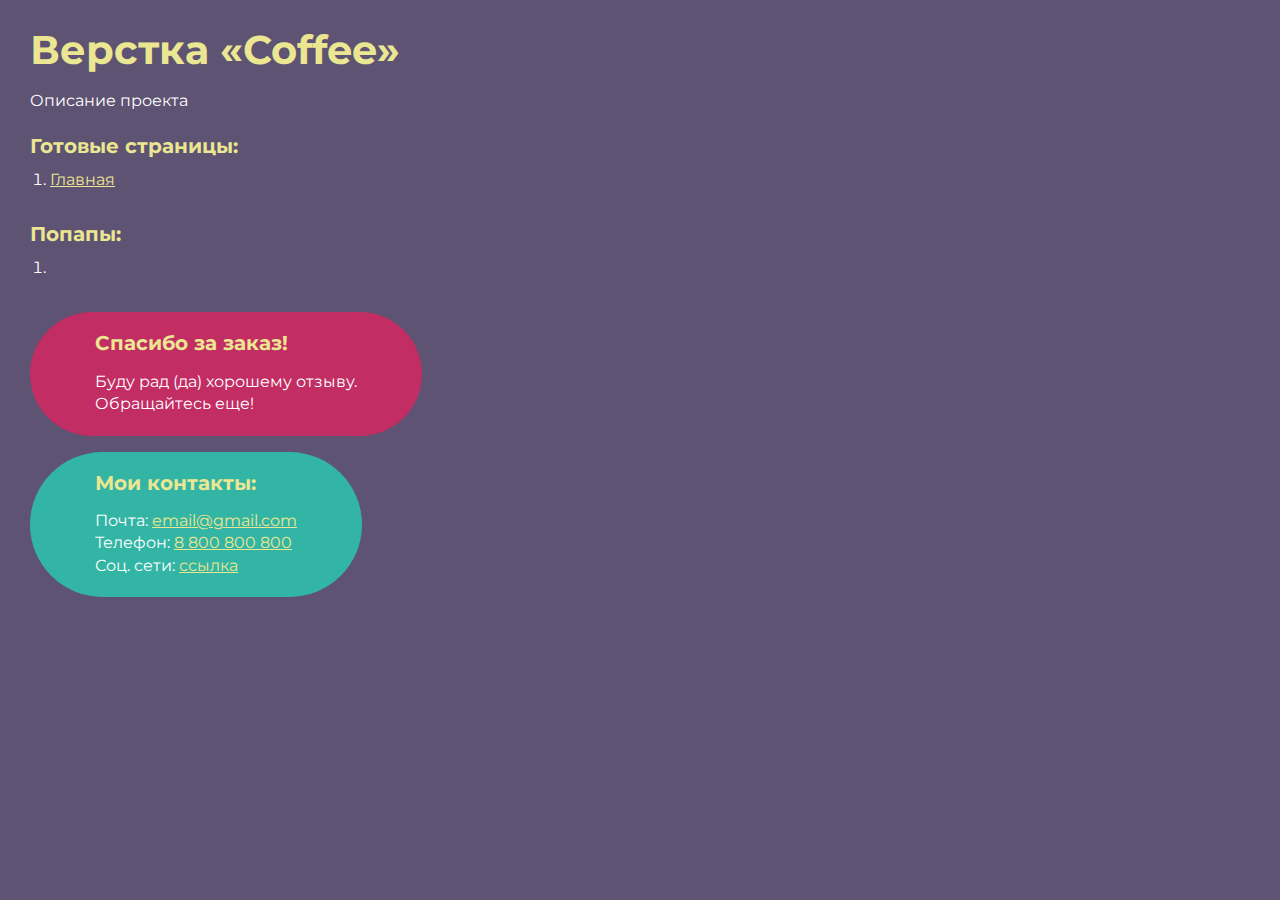
<file: index.html>
<!DOCTYPE html>
<html>

<head>
	<meta charset="UTF-8">
	<meta name="viewport" content="width=device-width, initial-scale=1.0">
	<title>Верстка «Coffee»</title>
</head>

<body>
	<div class="rootpage">
		<h1>Верстка «Coffee»</h1>
		<div class="rootpage__info">
			Описание проекта
		</div>
		<h2>Готовые страницы:</h2>
		<ol class="rootpage__list">
			<li><a target="_blank" href="home.html">Главная</a></li>
		</ol>
		<h2>Попапы:</h2>
		<ol class="rootpage__list">
			<li><a target="_blank" href="home.html#"></a></li>
		</ol>
		<div class="rootpage__tnx">
			<h2>Спасибо за заказ!</h2>
			<p>Буду рад (да) хорошему отзыву.</p>
			<p>Обращайтесь еще!</p>
		</div>
		<div class="rootpage__contacts">
			<h2>Мои контакты:</h2>
			<p>Почта: <a href="mailto:email@gmail.com">email@gmail.com</a></p>
			<p>Телефон: <a href="tel:8800800800">8 800 800 800</a></p>
			<p>Соц. сети: <a href="">ссылка</a></p>
		</div>
	</div>
</body>
<style>
	@charset "UTF-8";
	@import url("https://fonts.googleapis.com/css?family=Montserrat:regular,700&display=swap");

	*,
	*::before,
	*::after {
		padding: 0px;
		margin: 0px;
		border: 0px;
		box-sizing: border-box;
	}

	html,
	body {
		height: 100%;
		margin: 0;
		padding: 0;
		min-width: 320px;
		width: 100%;
		color: #fff;
		background-color: #5e5373;
	}

	body {
		font-family: Montserrat;
		font-size: 100%;
		line-height: 1;
		font-size: 1rem;
	}

	a {
		text-decoration: underline;
		color: #ebe691
	}

	a:visited {
		text-decoration: underline;
		color: #aaa768;
	}

	a:hover {
		text-decoration: none;
	}

	ul li {
		list-style: none;
	}

	img {
		vertical-align: top;
	}

	.wrapper {
		width: 100%;
		min-height: 100%;
		overflow: hidden;
	}

	.rootpage {
		padding: 30px;
		display: flex;
		flex-direction: column;
		align-items: flex-start;
	}

	@media (max-width: 767px) {
		.rootpage {
			padding: 30px 15px;
		}
	}

	h1 {
		color: #ebe691;
		font-size: 2.5rem;
		margin: 0px 0px 1.25rem 0px;
	}

	@media (max-width: 767px) {
		h1 {
			font-size: 1.85rem;
			margin: 0px 0px 1.25rem 0px;
		}
	}

	h2 {
		color: #ebe691;
		font-size: 1.25rem;
		margin: 0px 0px 1rem 0px;
	}

	@media (max-width: 767px) {
		h2 {
			font-size: 1.125rem;
			margin: 0px 0px 1rem 0px;
		}
	}

	.rootpage__info {
		line-height: 140%;
		margin: 0px 0px 1.5rem 0px;
	}

	.rootpage__list {
		margin: 0px 0px 2.25rem 1.25rem;
	}

	.rootpage__list li:not(:last-child) {
		margin: 0px 0px 15px 0px;
	}

	.rootpage__contacts,
	.rootpage__tnx {
		border-radius: 200px;
		padding: 20px 65px;
		line-height: 140%;
	}

	@media (max-width: 767px) {

		.rootpage__contacts,
		.rootpage__tnx {
			border-radius: 40px;
			padding: 20px;
		}
	}

	.rootpage__contacts {
		background: #32b5a4;

	}

	.rootpage__contacts a {
		color: #ebe691;
	}

	.rootpage__tnx {
		background: #c22d63;
		margin: 0px 0px 1rem 0px;
	}
</style>

</html>
</file>
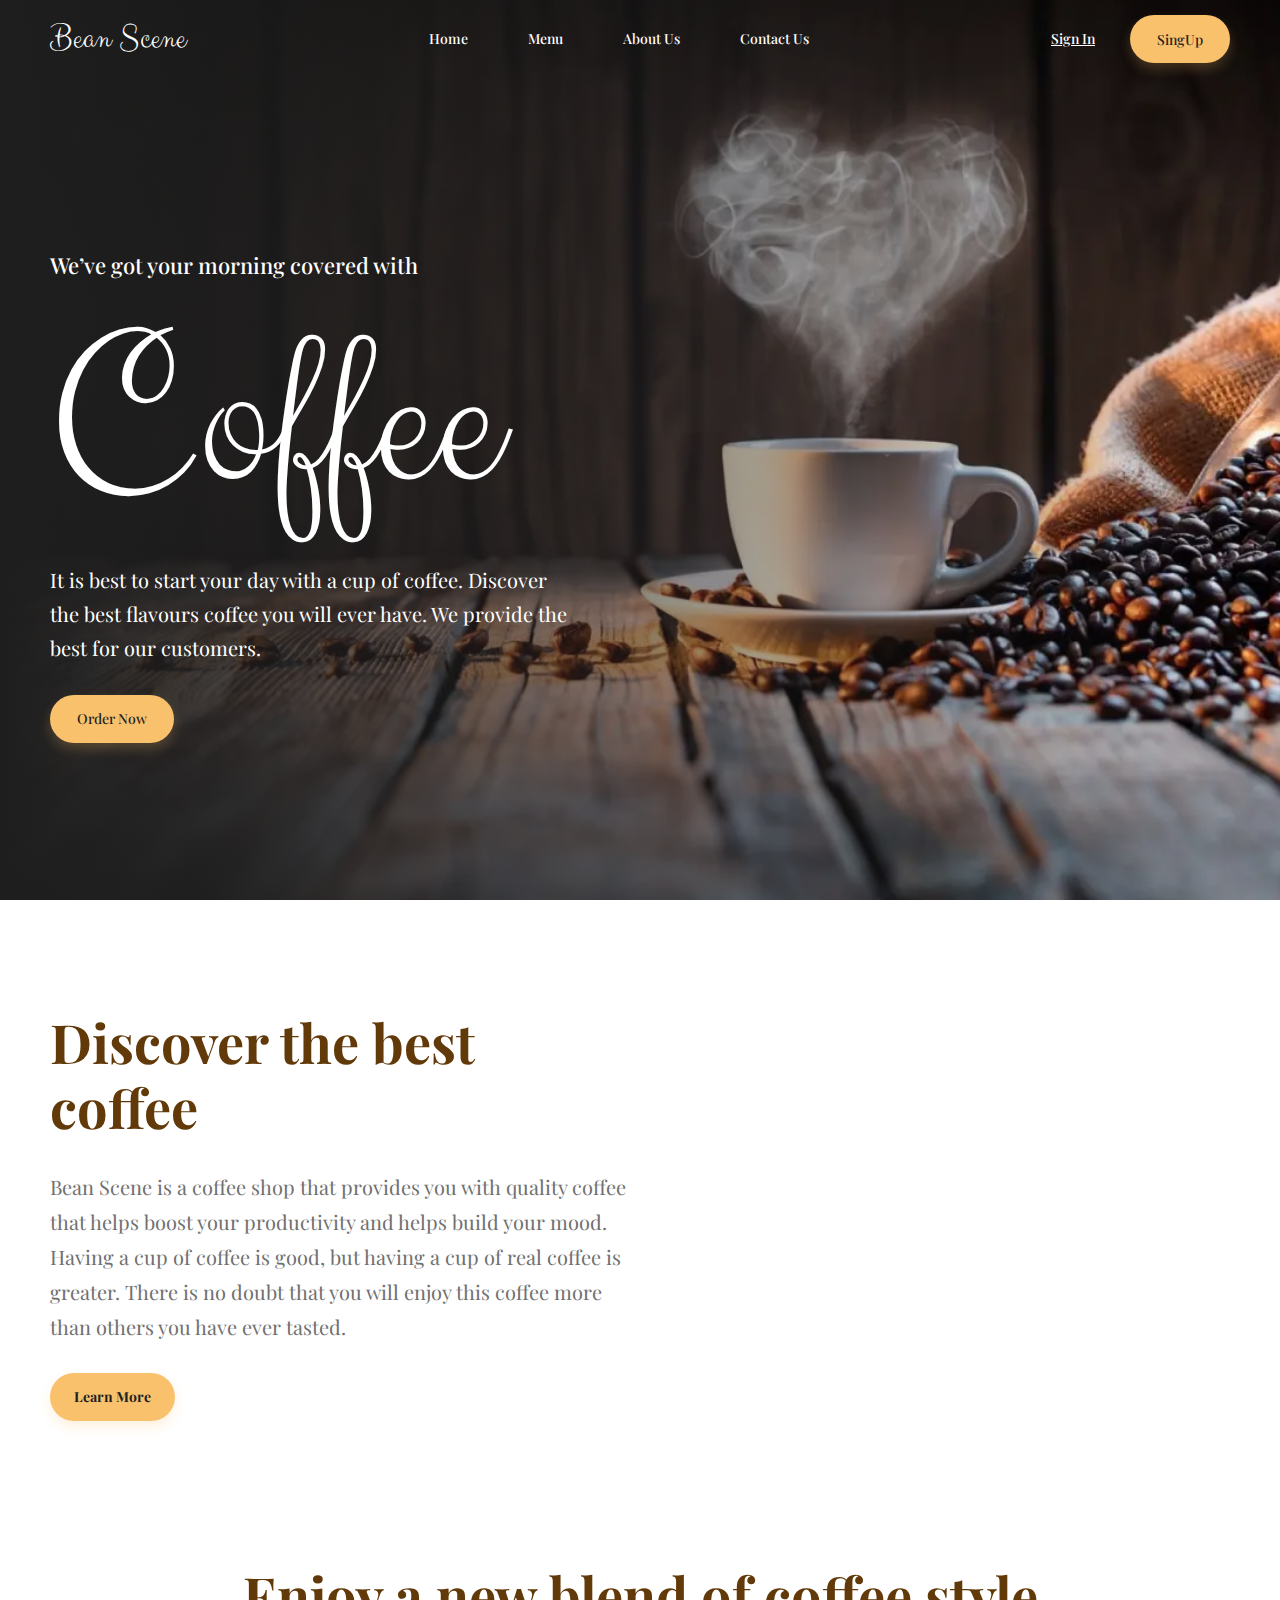
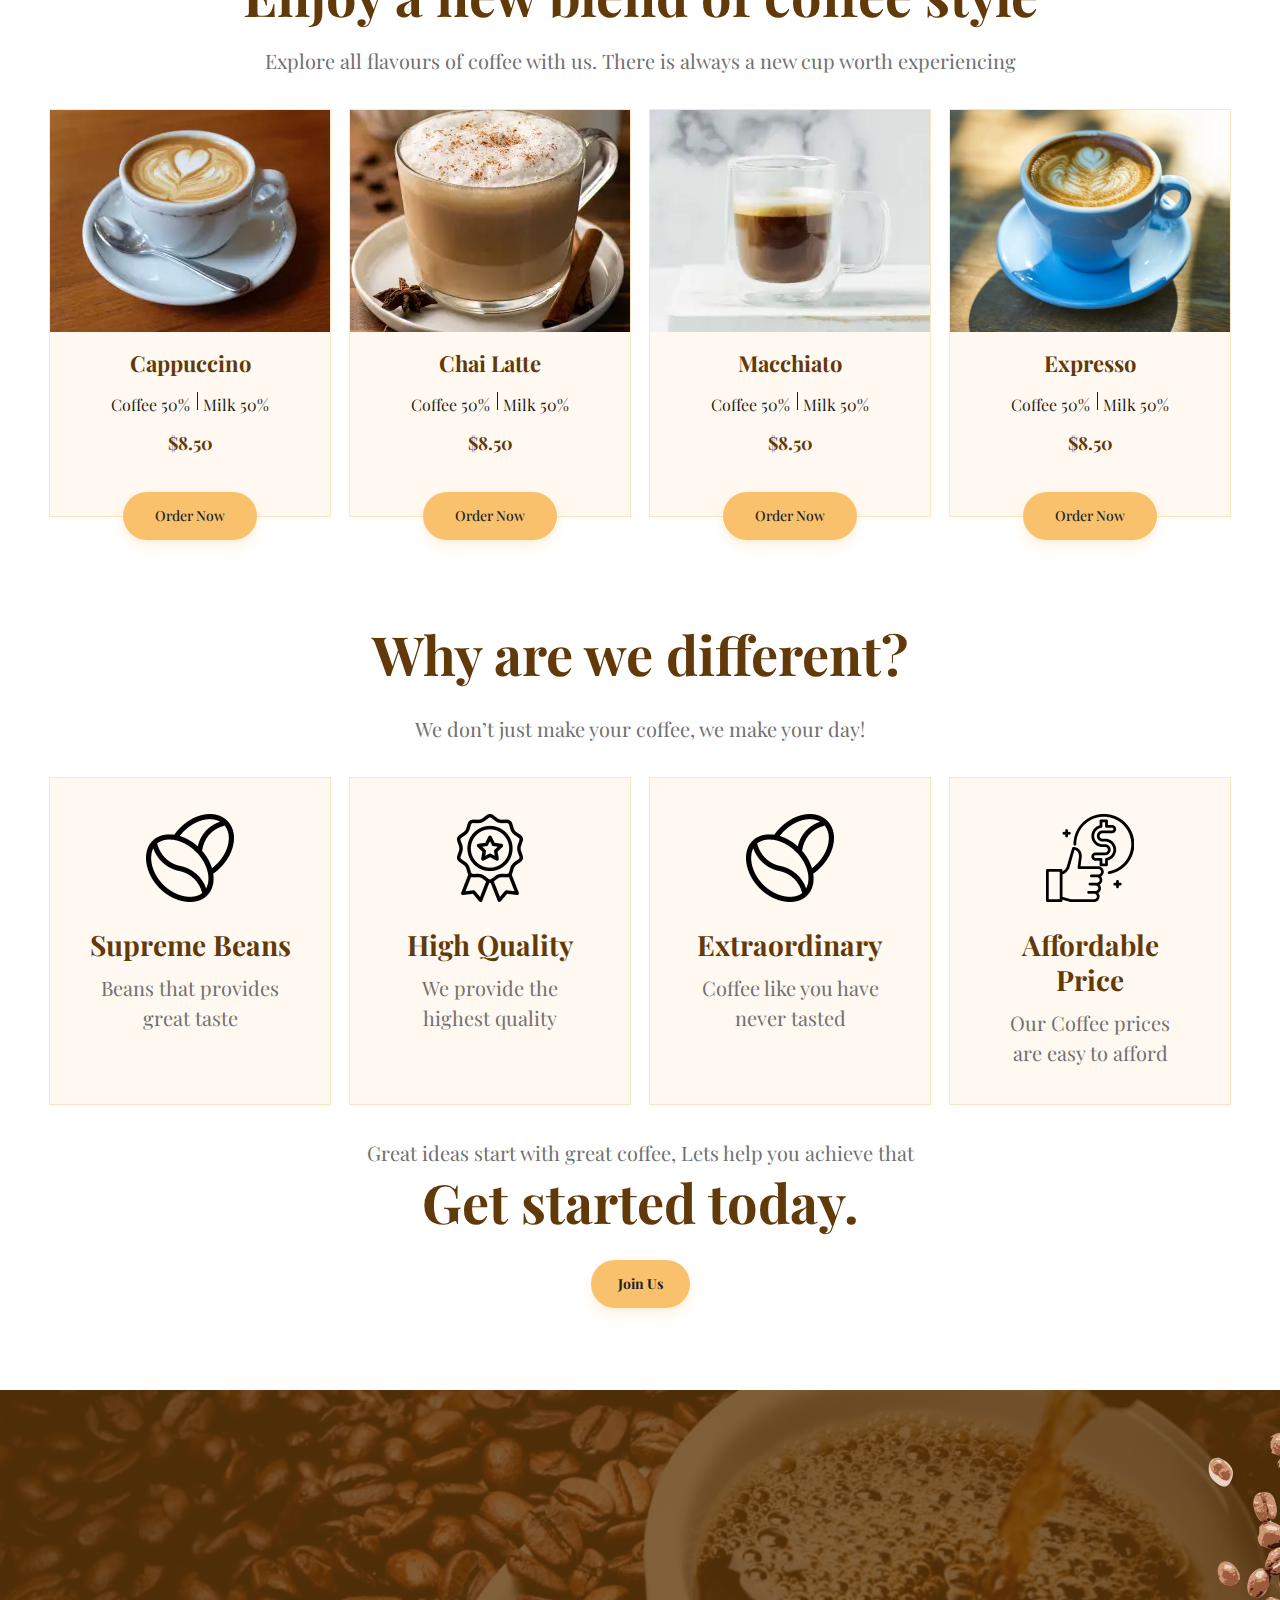
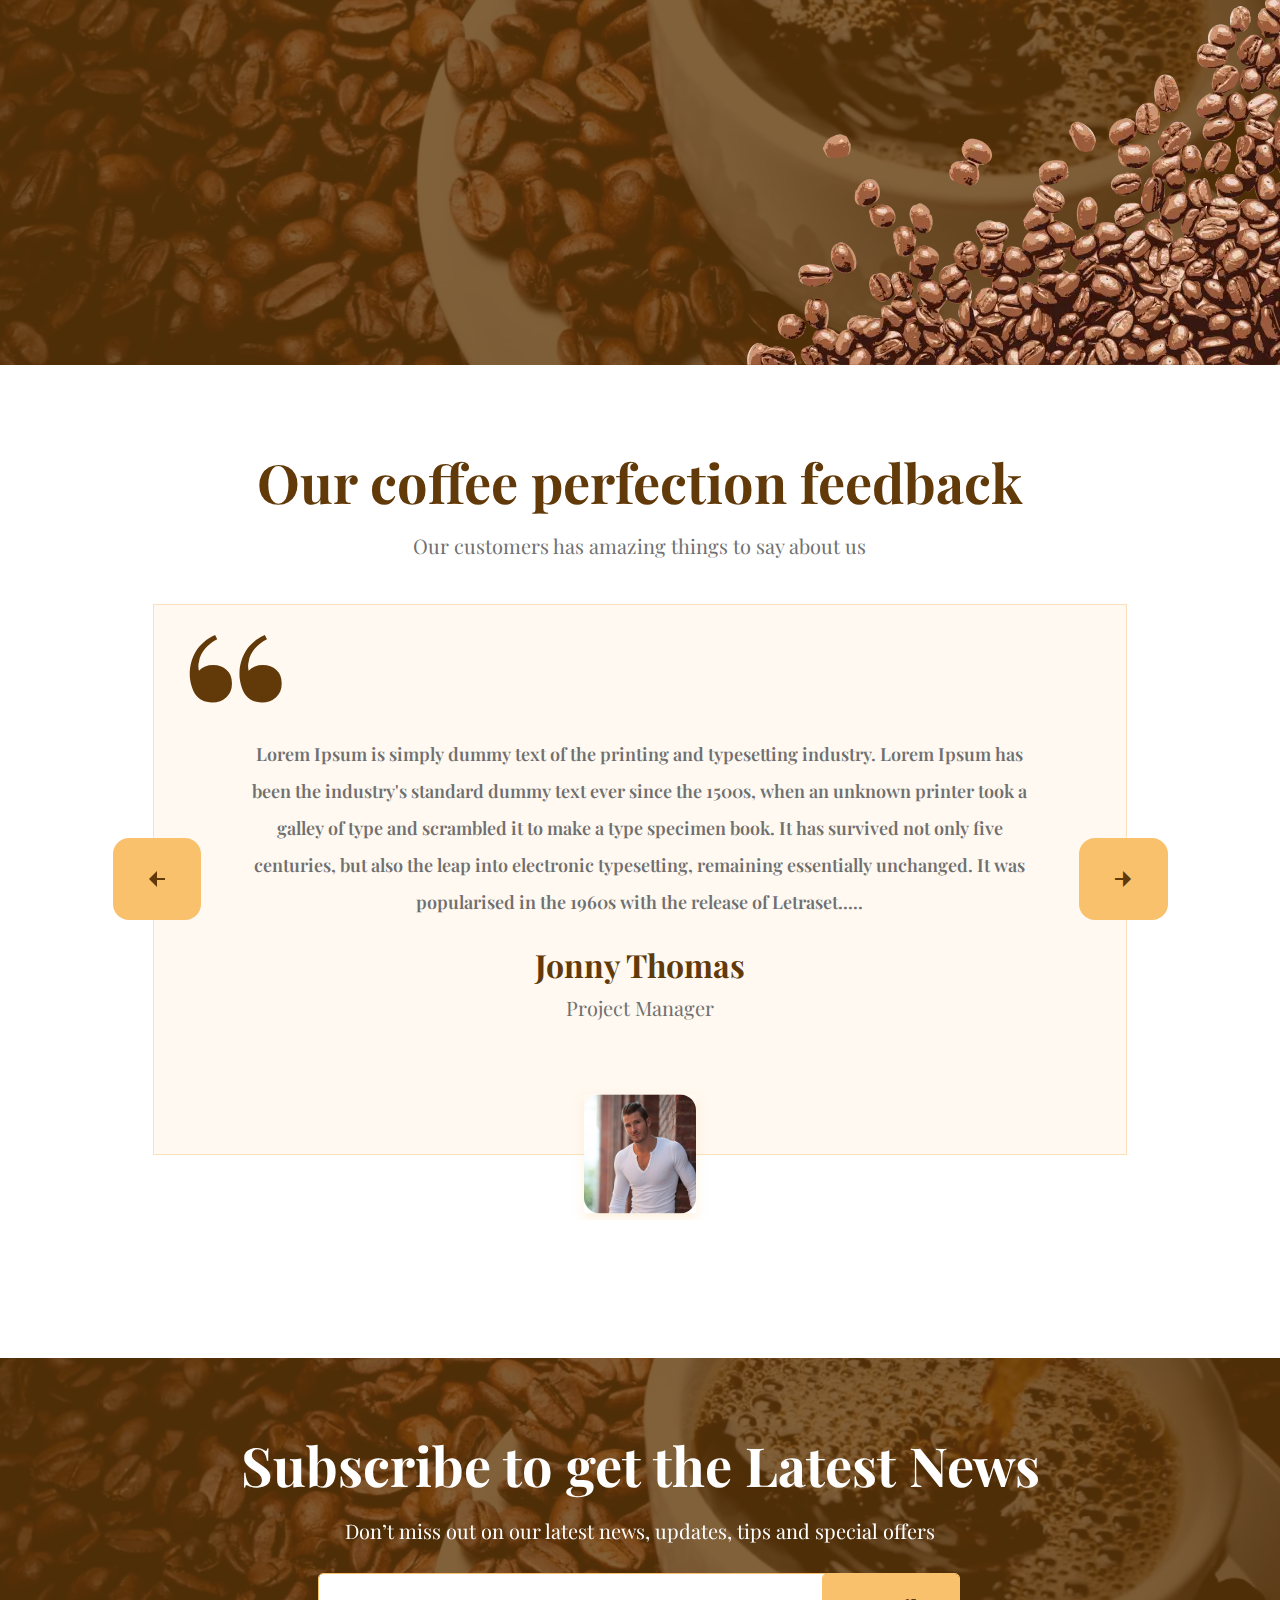
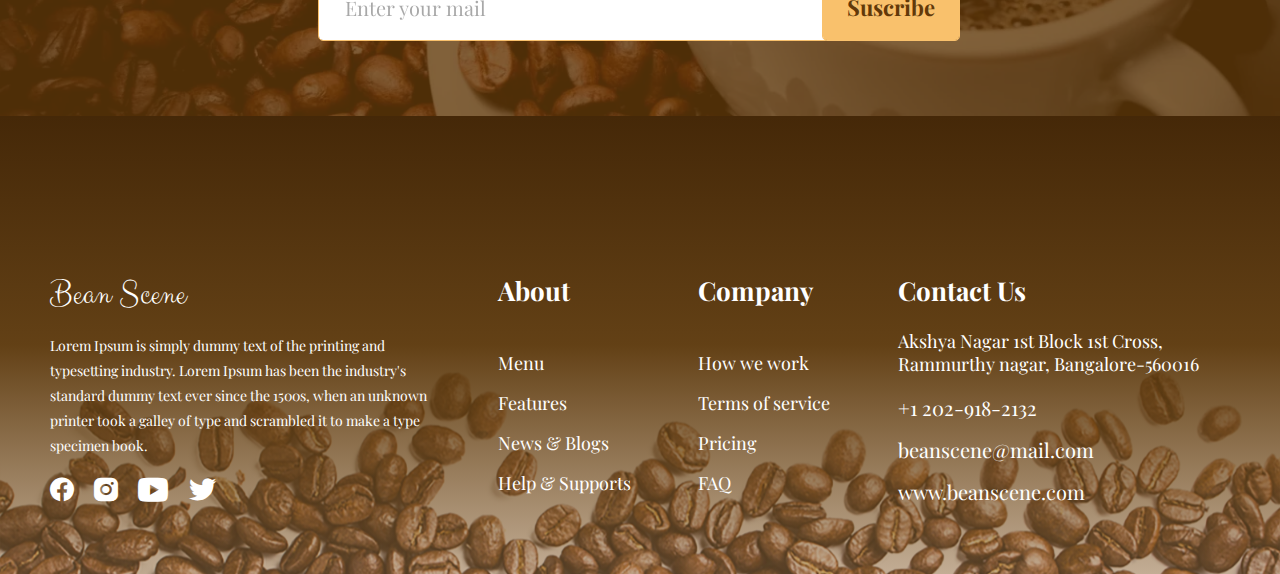
<file: home.html>
<!doctype html>
<html lang="en">

<head>
	<title>HomePage</title>
	<meta charset="UTF-8">
	<meta name="format-detection" content="telephone=no">
	<!-- <style>body{opacity: 0;}</style> -->
	<link rel="stylesheet" href="css/style.min.css?_v=20250125112139">
	<link rel="shortcut icon" href="favicon.ico">
	<!-- <meta name="robots" content="noindex, nofollow"> -->
	<meta name="viewport" content="width=device-width, initial-scale=1.0">
</head>

<body>
	<div class="wrapper">
		<header data-lp class="header">
			<div class="header__container">
				<div class="header__wrapper">
					<h2 class="header__logo logo">Bean Scene</h2>
					<nav class="header__menu menu">
						<ul class="menu__list">
							<li class="menu__item"><a href="" class="menu__link">Home</a></li>
							<li class="menu__item"><a href="" class="menu__link">Menu</a></li>
							<li class="menu__item"><a href="" class="menu__link">About Us</a></li>
							<li class="menu__item"><a href="" class="menu__link">Contact Us</a></li>
						</ul>
					</nav>
					<div class="header__buttons">
						<a href="#" class="enter">Sign In</a>
						<a href="#" class="button">SingUp</a>
					</div>
					<div class="icon-menu"><span></span></div>
				</div>
			</div>
		</header>

		<main class="page">
			<section class="page__hero hero" data-watch data-watch-once>
				<div class="hero__container">
					<div class="hero__content">
						<h3 class="hero__label">We’ve got your morning covered with</h3>
						<h1 class="hero__title">Coffee</h1>
						<p class="title">It is best to start your day with a cup of coffee. Discover the best flavours coffee you
							will ever have. We provide the best for our customers.</p>
						<button data-popup="#popup" class="hero__button button">Order Now</button>
					</div>
				</div>
				<div class="hero__background background">
					<picture><source srcset="img/hero/background.webp" type="image/webp"><img src="img/hero/background.jpg" alt="background" class="background__image" /></picture>
					<!--<picture><source srcset="https://media.baamboozle.com/uploads/images/288686/1632058493_358255.webp" type="image/webp"><img src="https://media.baamboozle.com/uploads/images/288686/1632058493_358255.jpeg" alt="background" class="background__image" /></picture>-->
				</div>
			</section>
			<section class="page__the-best-coffee the-best-coffee" data-watch data-watch-once data-watch-threshold="0.5">
				<div class="the-best-coffee__container">
					<div class="the-best-coffee__wrapper">
						<div class="the-best-coffee__content">
							<h3 class="the-best-coffee__title title-block">Discover the best coffee</h3>
							<p class="the-best-coffee__subtitle">Bean Scene is a coffee shop that provides you with quality coffee
								that helps boost your productivity and helps build your mood. Having a cup of coffee is good, but having
								a cup of real coffee is greater. There is no doubt that you will enjoy this coffee more than others you
								have ever tasted.</p>
							<a href="#" class="the-best-coffee__button button">Learn More</a>
						</div>
						<div class="the-best-coffee__image">
							<picture><source srcset="img/the-best-coffee/the-best-coffee__image.webp" type="image/webp"><img src="img/the-best-coffee/the-best-coffee__image.jpg" alt="cofee-image" class="the-best-coffee__picture" /></picture>
							<!--<picture><source srcset="https://toigingiuvedep.vn/wp-content/uploads/2021/05/hinh-anh-cafe-dep.webp" type="image/webp"><img src="https://toigingiuvedep.vn/wp-content/uploads/2021/05/hinh-anh-cafe-dep.jpg" alt="cofee-image" class="the-best-coffee__picture"></picture>-->
						</div>
					</div>
				</div>
			</section>


			<section data-watch data-watch-once data-watch-threshold="0.5" class="page__cooking-style cooking-style">
				<div class="cooking-style__container">
					<div class="cooking-style__block">
						<h3 class="cooking-style__title title-block title-block--center">Enjoy a new blend of coffee style</h3>
						<p class="cooking-style__subtitle subtitle">Explore all flavours of coffee with us. There is always a new
							cup worth experiencing</p>
					</div>
					<div class="cooking-style__wrapper">
						<article class="cooking-style__item item-cooking-style">
							<a class="item-cooking-style__image" href="#"><picture><source srcset="img/cooking-style/cooking-style__image-01.webp" type="image/webp"><img src="img/cooking-style/cooking-style__image-01.jpg" alt="coffee-image" /></picture></a>
							<div class="item-cooking-style__body">
								<h4 class="item-cooking-style__title">Cappuccino</h4>
								<p class="item-cooking-style__description"><span>Coffee 50%</span><span>Milk 50%</span></p>
								<p class="item-cooking-style__price">$8.50</p>
							</div>
							<a href="#" class="item-cooking-style__button button">Order Now</a>
						</article>
						<article class="cooking-style__item item-cooking-style">
							<a class="item-cooking-style__image" href="#"><picture><source srcset="img/cooking-style/cooking-style__image-02.webp" type="image/webp"><img src="img/cooking-style/cooking-style__image-02.jpg" alt="coffee-image" /></picture></a>
							<div class="item-cooking-style__body">
								<h4 class="item-cooking-style__title">Chai Latte</h4>
								<p class="item-cooking-style__description"><span>Coffee 50%</span><span>Milk 50%</span></p>
								<p class="item-cooking-style__price">$8.50</p>
							</div>
							<a href="#" class="item-cooking-style__button button">Order Now</a>
						</article>
						<article class="cooking-style__item item-cooking-style">
							<a class="item-cooking-style__image" href="#"><picture><source srcset="img/cooking-style/cooking-style__image-03.webp" type="image/webp"><img src="img/cooking-style/cooking-style__image-03.jpg" alt="coffee-image" /></picture></a>
							<div class="item-cooking-style__body">
								<h4 class="item-cooking-style__title">Macchiato</h4>
								<p class="item-cooking-style__description"><span>Coffee 50%</span><span>Milk 50%</span></p>
								<p class="item-cooking-style__price">$8.50</p>
							</div>
							<a href="#" class="item-cooking-style__button button">Order Now</a>
						</article>
						<article class="cooking-style__item item-cooking-style">
							<a class="item-cooking-style__image" href="#"><picture><source srcset="img/cooking-style/cooking-style__image-04.webp" type="image/webp"><img src="img/cooking-style/cooking-style__image-04.jpg" alt="coffee-image" /></picture></a>
							<div class="item-cooking-style__body">
								<h4 class="item-cooking-style__title">Expresso</h4>
								<p class="item-cooking-style__description"><span>Coffee 50%</span><span>Milk 50%</span></p>
								<p class="item-cooking-style__price">$8.50</p>
							</div>
							<a href="#" class="item-cooking-style__button button">Order Now</a>
						</article>
					</div>
					<div class="cooking-style__decor decor-block">
						<div class="decor-block__image decor-block__image--top"></div>
					</div>
					<div class="cooking-style__decor decor-block">
						<div class="decor-block__image decor-block__image--bottom"></div>
					</div>
				</div>
			</section>


			<section class="page__our-differences our-differences" data-watch data-watch-once data-watch-threshold="0.1">
				<div class="our-differences__container">
					<div class="our-differences__body">
						<div class="our-differences__text-block">
							<h2 class="our-differences__title title-block">Why are we different?</h2>
							<p class="subtitle">We don’t just make your coffee, we make your day!</p>
						</div>
						<div class="our-differences__wrapper">
							<article class="our-differences__item item-our-differences">
								<div class="item-our-differences__image">
									<picture><source srcset="img/our-differences/coffee-icon.webp" type="image/webp"><img src="img/our-differences/coffee-icon.png" alt="icon" class="item-our-differences__picture" /></picture>
								</div>
								<h3 class="item-our-differences__title">Supreme Beans</h3>
								<p class="item-our-differences__text">Beans that provides great taste</p>
							</article>
							<article class="our-differences__item item-our-differences">
								<div class="item-our-differences__image">
									<picture><source srcset="img/our-differences/merit__icon.webp" type="image/webp"><img src="img/our-differences/merit__icon.png" alt="icon" class="item-our-differences__picture" /></picture>
								</div>
								<h3 class="item-our-differences__title">High Quality</h3>
								<p class="item-our-differences__text">We provide the highest quality</p>
							</article>
							<article class="our-differences__item item-our-differences">
								<div class="item-our-differences__image">
									<picture><source srcset="img/our-differences/coffee-icon.webp" type="image/webp"><img src="img/our-differences/coffee-icon.png" alt="icon" class="item-our-differences__picture" /></picture>
								</div>
								<h3 class="item-our-differences__title">Extraordinary</h3>
								<p class="item-our-differences__text">Coffee like you have never tasted</p>
							</article>
							<article class="our-differences__item item-our-differences">
								<div class="item-our-differences__image">
									<picture><source srcset="img/our-differences/price-icon.webp" type="image/webp"><img src="img/our-differences/price-icon.png" alt="icon" class="item-our-differences__picture" /></picture>
								</div>
								<h3 class="item-our-differences__title">Affordable Price</h3>
								<p class="item-our-differences__text">Our Coffee prices are easy to afford</p>
							</article>
						</div>
						<div class="our-differences__text-bottom">
							<p class="our-differences__text subtitle">Great ideas start with great coffee, Lets help you achieve that
							</p>
							<h2 class="our-differences__title title-block title-block--center">Get started today.</h2>
							<a href="#" class="our-differences__button button">Join Us</a>
						</div>
					</div>
				</div>
			</section>
			<section class="page__good-morning good-morning" data-watch data-watch-once data-watch-threshold="0.3">
				<div class="good-morning__container">
					<div class="good-morning__wrapper">
						<div class="good-morning__content">
							<h2 class="good-morning__title">Get a chance to have an Amazing morning</h2>
							<p class="good-morning__subtitle">We are giving you are one time opportunity to experience a better life
								with coffee.</p>
							<a href="#" class="good-morning__button button">Order Now</a>
						</div>
						<div class="good-morning__image">
							<picture><source srcset="img/good-morning/good-morning__image.webp" type="image/webp"><img src="img/good-morning/good-morning__image.png" alt="image" class="good-morning__picture" /></picture>
						</div>
					</div>
				</div>
				<div class="good-morning__background background-good-morning">
					<picture><source srcset="img/good-morning/background-image.webp" type="image/webp"><img src="img/good-morning/background-image.jpg" alt="background-image" class="background-good-morning__image" /></picture>
					<picture><source srcset="img/good-morning/background-right-image.webp" type="image/webp"><img src="img/good-morning/background-right-image.png" alt="background-right-image" class="background-good-morning__right-image" /></picture>
				</div>
			</section>

			<section class="page__feedback feedback" data-watch data-watch-once data-watch-threshold="0.5">
				<div class="feedback__container">
					<div class="feedback__wrapper">
						<h2 class="feedback__title title-block title-block--center">Our coffee perfection feedback</h2>
						<p class="feedback__subtitle subtitle">Our customers has amazing things to say about us</p>
						<div class="feedback__swiper swiper">
							<div class="feedback__body swiper-wrapper">
								<div class="feedback__slide slide-feedback swiper-slide">
									<div class="slide-feedback__wrapper">
										<div class="slide-feedback__body">
											<div class="slide-feedback__top-image _icon-quotation-marks"></div>
											<div class="slide-feedback__text">
												<p>Lorem Ipsum is simply dummy text of the printing and typesetting industry. Lorem Ipsum has
													been the industry's standard dummy text ever since the 1500s, when an unknown printer took a
													galley of type and scrambled it to make a type specimen book. It has survived not only five
													centuries, but also the leap into electronic typesetting, remaining essentially unchanged. It
													was popularised in the 1960s with the release of Letraset.....</p>
											</div>
											<div class="slide-feedback__block block-card">
												<h3 class="block-card__name">Jonny Thomas</h3>
												<p class="block-card__post">Project Manager</p>
												<div class="block-card__image">
													<picture><source srcset="img/feedback/slide-image-01.webp" type="image/webp"><img src="img/feedback/slide-image-01.jpg" alt="image" class="block-card__picture" /></picture>
												</div>
											</div>
										</div>
									</div>
								</div>
								<div class="feedback__slide slide-feedback swiper-slide">
									<div class="slide-feedback__wrapper">
										<div class="slide-feedback__body">
											<div class="slide-feedback__top-image _icon-quotation-marks"></div>
											<div class="slide-feedback__text">
												<p>Lorem Ipsum is simply dummy text of the printing and typesetting industry. Lorem Ipsum has
													been the industry's standard dummy text ever since the 1500s, when an unknown printer took a
													galley of type and scrambled it to make a type specimen book. It has survived not only five
													centuries, but also the leap into electronic typesetting, remaining essentially unchanged. It
													was popularised in the 1960s with the release of Letraset..... Lorem ipsum dolor sit amet
													consectetur adipisicing elit. Incidunt aspernatur praesentium velit dignissimos quod
													temporibus nemo vel a, optio voluptates.</p>
											</div>
											<div class="slide-feedback__block block-card">
												<h3 class="block-card__name">Jonny Thomas</h3>
												<p class="block-card__post">Project Manager</p>
												<div class="block-card__image">
													<picture><source srcset="img/feedback/slide-image-01.webp" type="image/webp"><img src="img/feedback/slide-image-01.jpg" alt="image" class="block-card__picture" /></picture>
												</div>
											</div>
										</div>
									</div>
								</div>
								<div class="feedback__slide slide-feedback swiper-slide">
									<div class="slide-feedback__wrapper">
										<div class="slide-feedback__body">
											<div class="slide-feedback__top-image _icon-quotation-marks"></div>
											<div class="slide-feedback__text">
												<p>Lorem Ipsum is simply dummy text of the printing and typesetting industry. Lorem Ipsum has
													been the industry's standard dummy text ever since the 1500s, when an unknown printer took a
													galley of type and scrambled it to make a type specimen book. It has survived not only five
													centuries, but also the leap into electronic typesetting, remaining essentially unchanged. It
													was popularised in the 1960s with the release of Letraset.....</p>
											</div>
											<div class="slide-feedback__block block-card">
												<h3 class="block-card__name">Jonny Thomas</h3>
												<p class="block-card__post">Project Manager</p>
												<div class="block-card__image">
													<picture><source srcset="img/feedback/slide-image-01.webp" type="image/webp"><img src="img/feedback/slide-image-01.jpg" alt="image" class="block-card__picture" /></picture>
												</div>
											</div>
										</div>
									</div>
								</div>
							</div>
						</div>
						<div data-da=".feedback__container,550,2" class="slide-feedback__arrows">
							<button type="button" class="slide-feedback__arrow swiper-button-next _icon-slider-arrow"></button>
							<button type="button" class="slide-feedback__arrow swiper-button-prev _icon-slider-arrow"></button>
						</div>
					</div>
					<div class="feedback____decor decor-block">
						<div class="decor-block__image decor-block__image--feedback"></div>
						<div class="decor-block__image decor-block__image--feedback-left"></div>
					</div>
				</div>
			</section>

			<section class="page__subscribe subscribe" data-watch data-watch-once data-watch-threshold="0.5">
				<div class="subscribe__container">
					<div class="subscribe__wrapper">
						<h2 class="subscribe__title title-block title-block--center">Subscribe to get the Latest News</h2>
						<p class="subscribe__subtitle subtitle">Don’t miss out on our latest news, updates, tips and special offers
						</p>
						<form action="https://jsonplaceholder.typicode.com/posts" class="subscribe__form form">
							<input autocomplete="on" type="email" name="form[email]" data-error="Ошибка" placeholder="Enter your mail" class="subscribe__input input" required />
							<button type="submit" class="subscribe__button">Suscribe</button>
						</form>
					</div>
					<div class="subscribe__decor decor-subscribe">
						<div class="decor-subscribe__image decor-subscribe__image--right">
							<picture><source srcset="img/subscribe/decor-image.webp" type="image/webp"><img class="decor-subscribe__picture" src="img/subscribe/decor-image.png" alt="image"></picture>
						</div>
						<div class="decor-subscribe__image decor-subscribe__image--left">
							<picture><source srcset="img/subscribe/decor-image.webp" type="image/webp"><img class="decor-subscribe__picture" src="img/subscribe/decor-image.png" alt="image"></picture>
						</div>
					</div>
				</div>
				<div class="subscribe__background background-subscribe">
					<picture><source srcset="img/subscribe/background-subscribe.webp" type="image/webp"><img src="img/subscribe/background-subscribe.jpg" alt="background" class="background-subscribe__image" /></picture>
				</div>
			</section>
		</main>
		<footer class="footer">
			<div class="footer__container">
				<div class="footer__wrapper">
					<div class="footer__description">
						<a href="index.html" class="footer__logo logo">Bean Scene</a>
						<p class="footer__text">Lorem Ipsum is simply dummy text of the printing and typesetting industry. Lorem Ipsum has been the industry's standard dummy text ever since the 1500s, when an unknown printer took a galley of type and scrambled it to make a type specimen book.</p>
						<div class="footer__social social-footer">
							<a href="#" class="social-footer__icon _icon-facebook"></a>
							<a href="#" class="social-footer__icon _icon-instagram"></a>
							<a href="#" class="social-footer__icon _icon-youtbe"></a>
							<a href="#" class="social-footer__icon _icon-twitter"></a>
						</div>
					</div>
					<div class="footer__item item-footer">
						<h3 class="item-footer__title">About</h3>
						<a href="#" class="item-footer__link">Menu</a>
						<a href="#" class="item-footer__link">Features</a>
						<a href="#" class="item-footer__link">News & Blogs</a>
						<a href="#" class="item-footer__link">Help & Supports</a>
					</div>
					<div class="footer__item item-footer">
						<h3 class="item-footer__title">Company</h3>
						<a href="#" class="item-footer__link">How we work</a>
						<a href="#" class="item-footer__link">Terms of service</a>
						<a href="#" class="item-footer__link">Pricing</a>
						<a href="#" class="item-footer__link">FAQ</a>
					</div>
					<address class="footer__item item-footer">
						<p class="item-footer__title item-footer__title--margin">Contact Us</p>
						<p class="item-footer__address">Akshya Nagar 1st Block 1st Cross, Rammurthy nagar, Bangalore-560016</p>
						<a href="tel:+12029182132" class="item-footer__tel">+1 202-918-2132</a>
						<a href="mailto:beanscene@mail.com" class="item-footer__mail">beanscene@mail.com</a>
						<a href="https://www.beanscene.com" class="item-footer__site">www.beanscene.com</a>
					</address>
				</div>
			</div>
			<div class="footer__background background-footer">
				<img src="img/footer/fotter_image.svg" alt="image-background" class="background-footer__image" />
			</div>
		</footer>

		<div id="popup" aria-hidden="true" popup_show class="popup">
			<div class="popup__wrapper">
				<div class="popup__content">
					<button type="button" class="popup__close" data-close></button>
					<form method="POST" class="popup__form" action="https://jsonplaceholder.typicode.com/posts">
						<h3 class="popup__title">Place an order</h3>
						<input class="popup__input input" type="text" name="form[name]" autocomplete="off" placeholder="enter a name" required data-validate>
						<input class="popup__input input" type="text" name="form[phone]" autocomplete="off" placeholder="enter your phone number" required data-validate>
						<button class="popup__submit" type="submit">Send a request</button>
					</form>
				</div>
			</div>
		</div>
	</div>
	<script src="js/app.min.js?_v=20250125112139"></script>
</body>

</html>
</file>
<file: css/style.min.css>
@import url(https://fonts.googleapis.com/css?family=Playfair+Display:400,500,600,700&display=swap);@import url(https://fonts.googleapis.com/css?family=Clicker+Script:regular&display=swap);@font-face{font-family:icons;font-display:swap;src:url(../fonts/icons.woff2) format("woff2"),url(../fonts/icons.woff) format("woff");font-weight:400;font-style:normal}[class*=_icon-]::before{font-family:icons;font-style:normal;font-weight:400;font-variant:normal;text-transform:none;line-height:1;-webkit-font-smoothing:antialiased;-moz-osx-font-smoothing:grayscale}._icon-facebook:before{content:""}._icon-instagram:before{content:""}._icon-quotation-marks:before{content:""}._icon-slider-arrow:before{content:""}._icon-twitter:before{content:""}._icon-youtbe:before{content:""}*{padding:0;margin:0;border:0}*,::after,::before{-webkit-box-sizing:border-box;box-sizing:border-box}::after,::before{display:inline-block}body,html{height:100%;min-width:320px}body{color:#623909;line-height:1;font-family:"Playfair Display";font-size:1.25rem;-ms-text-size-adjust:100%;-moz-text-size-adjust:100%;-webkit-text-size-adjust:100%;-webkit-font-smoothing:antialiased;-moz-osx-font-smoothing:grayscale}button,input,textarea{font-family:"Playfair Display";font-size:inherit;line-height:inherit;color:inherit;background-color:rgba(0,0,0,0)}input,textarea{width:100%}label{display:inline-block}button,option,select{cursor:pointer}a{display:inline-block;color:inherit;text-decoration:none}ul li{list-style:none}img{vertical-align:top}h1,h2,h3,h4,h5,h6{font-weight:inherit;font-size:inherit}.lock body{overflow:hidden;-ms-touch-action:none;touch-action:none;-ms-scroll-chaining:none;overscroll-behavior:none}.wrapper{min-height:100%;display:-webkit-box;display:-ms-flexbox;display:flex;-webkit-box-orient:vertical;-webkit-box-direction:normal;-ms-flex-direction:column;flex-direction:column;overflow:hidden}@supports (overflow:clip){.wrapper{overflow:clip}}.wrapper>main{-webkit-box-flex:1;-ms-flex:1 1 auto;flex:1 1 auto}.wrapper>*{min-width:0}[class*=__container]{max-width:75.625rem;margin:0 auto;padding:0 .9375rem}[class*="--gc"]{display:-ms-grid;display:grid;min-width:0;-ms-grid-columns:.9375rem 1fr minmax(auto,73.75rem) 1fr .9375rem;grid-template-columns:.9375rem 1fr minmax(auto,73.75rem) 1fr .9375rem}[class*="--gc"]>*{min-width:0;-ms-grid-column:3;-ms-grid-column-span:1;grid-column:3/4}.button,.popup__submit{display:-ms-grid;display:grid;place-items:center;font-weight:500;color:#1f1f1f;border-radius:1.5rem;-webkit-box-shadow:0 6px 12px 0 rgba(249,192,106,.2196078431);box-shadow:0 6px 12px 0 rgba(249,192,106,.2196078431);background:#f9c16c;-webkit-transition:background .3s ease 0s;transition:background .3s ease 0s;text-align:center;line-height:1.0714285714}.button--fw{width:100%}input[type=email],input[type=tel],input[type=text],textarea{-webkit-appearance:none;-moz-appearance:none;appearance:none}.input{display:block;caret-color:inherit;background-color:#fff}.input[placeholder]:not([data-placeholder-nohiden])::-webkit-input-placeholder{-webkit-transition:opacity .3s;transition:opacity .3s;color:rgba(0,0,0,.34)}.input[placeholder]:not([data-placeholder-nohiden])::-moz-placeholder{-moz-transition:opacity .3s;transition:opacity .3s;color:rgba(0,0,0,.34)}.input[placeholder]:not([data-placeholder-nohiden]):-ms-input-placeholder{-ms-transition:opacity .3s;transition:opacity .3s;color:rgba(0,0,0,.34)}.input[placeholder]:not([data-placeholder-nohiden])::-ms-input-placeholder{-ms-transition:opacity .3s;transition:opacity .3s;color:rgba(0,0,0,.34)}.input[placeholder]:not([data-placeholder-nohiden])::placeholder{-webkit-transition:opacity .3s;transition:opacity .3s;color:rgba(0,0,0,.34)}.input[placeholder]:not([data-placeholder-nohiden]):focus::-webkit-input-placeholder{opacity:0}.input[placeholder]:not([data-placeholder-nohiden]):focus::-moz-placeholder{opacity:0}.input[placeholder]:not([data-placeholder-nohiden]):focus:-ms-input-placeholder{opacity:0}.input[placeholder]:not([data-placeholder-nohiden]):focus::-ms-input-placeholder{opacity:0}.input[placeholder]:not([data-placeholder-nohiden]):focus::placeholder{opacity:0}textarea.input{resize:none;padding:0 0}body::after{content:"";background-color:rgba(0,0,0,.7);position:fixed;width:100%;height:100%;top:0;left:0;opacity:0;-webkit-transition:opacity .8s ease 0s;transition:opacity .8s ease 0s;pointer-events:none;z-index:149}.popup-show body::after{opacity:1}.popup{position:fixed;top:0;left:0;bottom:0;right:0;padding:30px 10px;-webkit-transition:visibility .8s ease 0s;transition:visibility .8s ease 0s;visibility:hidden;pointer-events:none}.popup__close{position:absolute;right:0;top:0;-webkit-transform:translate(-.625rem,.625rem);-ms-transform:translate(-.625rem,.625rem);transform:translate(-.625rem,.625rem);width:2.1875rem;outline:0}.popup__close::after,.popup__close::before{content:"";position:absolute;width:.0625rem;height:100%;background-color:#fff;top:0;scale:0}.popup__title{text-align:center}.popup__input{border-radius:.25rem;color:#623909}.popup__input:not(:last-child){margin-bottom:1.5625rem}.popup__submit{margin:0 auto;border-radius:.25rem}.popup_show .popup__close::before{-webkit-transform:rotate(45deg);-ms-transform:rotate(45deg);transform:rotate(45deg);-webkit-transition:scale .4s ease .5s;transition:scale .4s ease .5s;-webkit-transform:.4s ease .5s;-ms-transform:.4s ease .5s;transform:.4s ease .5s;scale:1}.popup_show .popup__close::after{-webkit-transform:rotate(-45deg);-ms-transform:rotate(-45deg);transform:rotate(-45deg);-webkit-transition:scale .4s ease .5s;transition:scale .4s ease .5s;-webkit-transform:.4s ease .5s;-ms-transform:.4s ease .5s;transform:.4s ease .5s;scale:1}.popup_show{z-index:150;visibility:visible;overflow:auto;pointer-events:auto}.popup_show .popup__content{visibility:visible;-webkit-transform:scale(1);-ms-transform:scale(1);transform:scale(1)}.popup__wrapper{display:-webkit-box;display:-ms-flexbox;display:flex;-webkit-box-orient:vertical;-webkit-box-direction:normal;-ms-flex-direction:column;flex-direction:column;-webkit-box-align:center;-ms-flex-align:center;align-items:center;min-height:100%;-webkit-box-flex:1;-ms-flex:1 1 auto;flex:1 1 auto;width:100%;display:flex;-webkit-box-pack:center;-ms-flex-pack:center;justify-content:center;align-items:center}.popup__content{visibility:hidden;overflow:hidden;-webkit-transform:scale(0);-ms-transform:scale(0);transform:scale(0);-webkit-transition:-webkit-transform .3s ease 0s;transition:-webkit-transform .3s ease 0s;transition:transform .3s ease 0s;transition:transform .3s ease 0s,-webkit-transform .3s ease 0s;background-color:#623909;color:#fff;width:100%;max-width:900px;border-radius:20px}.lock .popup__content{visibility:visible}.ibg{width:100%;height:100%;-o-object-fit:cover;object-fit:cover}.ibg--top{-o-object-position:top;object-position:top}.ibg--bottom{-o-object-position:bottom;object-position:bottom}.ibg--left{-o-object-position:left;object-position:left}.ibg--right{-o-object-position:right;object-position:right}.ibg--contain{-o-object-fit:contain;object-fit:contain}.title{color:#fff;line-height:1.7;max-width:32.9375rem;scale:0}._watcher-view .title{-webkit-transition:scale .6s ease-out 1.5s;transition:scale .6s ease-out 1.5s;scale:1}.title-block{font-weight:700;line-height:1.2037037037}.title-block--center{text-align:center}.subtitle{line-height:1.7;text-align:center;color:#707070}.decor-block{position:absolute;width:100%;height:100%;bottom:0;left:0}.no-webp .decor-block__image{background:url(../img/the-best-coffee/decor.png) center/contain no-repeat}.decor-block__image{position:absolute;width:41.157025%;padding-bottom:22.479339%}.decor-block__image--top{-webkit-transform:translate(-200%,-92%);-ms-transform:translate(-200%,-92%);transform:translate(-200%,-92%);opacity:0}._watcher-view .decor-block__image--top{-webkit-transition:opacity .6s ease-out 1.7s,-webkit-transform .6s ease-out 1.5s;transition:opacity .6s ease-out 1.7s,-webkit-transform .6s ease-out 1.5s;transition:transform .6s ease-out 1.5s,opacity .6s ease-out 1.7s;transition:transform .6s ease-out 1.5s,opacity .6s ease-out 1.7s,-webkit-transform .6s ease-out 1.5s;opacity:1;-webkit-transform:translate(-35%,-92%);-ms-transform:translate(-35%,-92%);transform:translate(-35%,-92%)}.decor-block__image--bottom{right:-200%;bottom:0;-webkit-transform:rotateX(0) rotateY(180deg) translate(0,88%);transform:rotateX(0) rotateY(180deg) translate(0,88%);opacity:0}._watcher-view .decor-block__image--bottom{-webkit-transition:right .6s ease-out 1.5s,opacity .6s ease-out 1.7s;transition:right .6s ease-out 1.5s,opacity .6s ease-out 1.7s;opacity:1;right:-15%;-webkit-transform:rotateX(0) rotateY(180deg) translate(0,88%);transform:rotateX(0) rotateY(180deg) translate(0,88%)}.no-webp .decor-block__image--feedback{background:url(../img/the-best-coffee/decor-width.png) center/contain no-repeat}.decor-block__image--feedback{right:-200%;-webkit-transform:translate(0,21%);-ms-transform:translate(0,21%);transform:translate(0,21%);z-index:5;top:0;opacity:0}._watcher-view .decor-block__image--feedback{-webkit-transition:right .8s ease-out 1.5s,opacity 1.8s ease-out 1.5s;transition:right .8s ease-out 1.5s,opacity 1.8s ease-out 1.5s;-webkit-transform:translate(0,21%);-ms-transform:translate(0,21%);transform:translate(0,21%);opacity:1;right:-15%}.no-webp .decor-block__image--feedback-left{background:url(../img/the-best-coffee/decor-width.png) right/contain no-repeat}.decor-block__image--feedback-left{-webkit-transform:rotate(0) rotate(180deg);-ms-transform:rotate(0) rotate(180deg);transform:rotate(0) rotate(180deg);left:-200%;bottom:.9375rem;z-index:5;opacity:0}._watcher-view .decor-block__image--feedback-left{-webkit-transition:left .8s ease-out 1.5s,opacity 1.8s ease-out 1.5s;transition:left .8s ease-out 1.5s,opacity 1.8s ease-out 1.5s;left:-16.5%;opacity:1}.header{position:absolute;width:100%;top:0;left:0;z-index:50;color:#000}.header__wrapper{display:-webkit-box;display:-ms-flexbox;display:flex;-webkit-box-align:center;-ms-flex-align:center;align-items:center;-webkit-box-pack:justify;-ms-flex-pack:justify;justify-content:space-between;-webkit-column-gap:1.25rem;-moz-column-gap:1.25rem;column-gap:1.25rem;padding-block:.9375rem}.header__buttons{display:-webkit-box;display:-ms-flexbox;display:flex;-webkit-box-align:center;-ms-flex-align:center;align-items:center;-ms-flex-wrap:wrap;flex-wrap:wrap;row-gap:.625rem;-webkit-box-pack:center;-ms-flex-pack:center;justify-content:center}.logo{font-family:"Clicker Script";color:#fff;white-space:nowrap;z-index:1}.menu__list{display:-webkit-box;display:-ms-flexbox;display:flex;-webkit-box-align:center;-ms-flex-align:center;align-items:center;font-size:.875rem;color:#fff;font-weight:500;-ms-flex-wrap:wrap;flex-wrap:wrap;row-gap:.5rem}.item-footer__link,.item-footer__mail,.item-footer__site,.item-footer__tel,.menu__link{position:relative}.item-footer__link::after,.item-footer__link::before,.item-footer__mail::after,.item-footer__mail::before,.item-footer__site::after,.item-footer__site::before,.item-footer__tel::after,.item-footer__tel::before,.menu__link::after,.menu__link::before{content:"";position:absolute;width:0;height:.0625rem;background-color:#f9c16c;-webkit-transition:all .3s ease 0s;transition:all .3s ease 0s}.item-footer__link::before,.item-footer__mail::before,.item-footer__site::before,.item-footer__tel::before,.menu__link::before{top:-.3125rem;left:50%}.item-footer__link::after,.item-footer__mail::after,.item-footer__site::after,.item-footer__tel::after,.menu__link::after{bottom:-.3125rem;right:50%}.enter{font-size:.875rem;font-weight:500;color:#fff;text-decoration:underline;white-space:nowrap}.icon-menu{display:none}.footer{position:relative}.footer__container{position:relative;z-index:3}.footer__wrapper{display:-webkit-box;display:-ms-flexbox;display:flex;-ms-flex-wrap:wrap;flex-wrap:wrap;-webkit-box-align:start;-ms-flex-align:start;align-items:flex-start;color:#fff;-webkit-box-pack:justify;-ms-flex-pack:justify;justify-content:space-between;-webkit-column-gap:2.5rem;-moz-column-gap:2.5rem;column-gap:2.5rem}.footer__description{display:-webkit-box;display:-ms-flexbox;display:flex;-webkit-box-orient:vertical;-webkit-box-direction:normal;-ms-flex-direction:column;flex-direction:column;-webkit-box-align:start;-ms-flex-align:start;align-items:start;row-gap:1.25rem;font-size:.875rem;max-width:23.75rem;-webkit-box-flex:1;-ms-flex:1 1 32.20339%;flex:1 1 32.20339%;min-width:18.125rem}.footer__text{font-size:14px;line-height:1.7857142857}.footer__social{display:-webkit-box;display:-ms-flexbox;display:flex;-webkit-box-align:center;-ms-flex-align:center;align-items:center;-webkit-column-gap:1.25rem;-moz-column-gap:1.25rem;column-gap:1.25rem;font-size:1.5rem}.footer__item{display:-webkit-box;display:-ms-flexbox;display:flex;-webkit-box-orient:vertical;-webkit-box-direction:normal;-ms-flex-direction:column;flex-direction:column;-webkit-box-align:start;-ms-flex-align:start;align-items:flex-start;font-style:normal;max-width:8.75rem}.footer__item:last-child{max-width:20.75rem;-webkit-box-flex:1;-ms-flex:1 1 28.135593%;flex:1 1 28.135593%}.social-footer__icon{-webkit-transition:color .3s ease 0s;transition:color .3s ease 0s}.item-footer__title{font-weight:700}.item-footer__link{display:inline-block;white-space:nowrap;-webkit-transition:color .3s ease 0s;transition:color .3s ease 0s}.item-footer__address{line-height:1.2777777778}.background-footer{position:absolute;width:100%;height:100%;top:0;left:0}.background-footer::before{content:"";position:absolute;z-index:2;width:100%;height:100%;top:0;left:0;background:#452808;background:-webkit-gradient(linear,left top,left bottom,from(#452808),color-stop(50%,rgba(91,55,10,.952)),to(rgba(118,69,13,.438)));background:linear-gradient(180deg,#452808 0,rgba(91,55,10,.952) 50%,rgba(118,69,13,.438) 100%)}.background-footer__image{position:absolute;width:100%;height:100%;top:0;left:0;-o-object-fit:cover;object-fit:cover;z-index:1}.page__hero{display:-webkit-box;display:-ms-flexbox;display:flex;-webkit-box-align:center;-ms-flex-align:center;align-items:center;width:100vw;min-height:100svh;position:relative}.page__hero::before{content:"";position:absolute;width:100%;height:100%;top:0;left:0;background:-webkit-gradient(linear,left top,right top,from(#1e1e1e),to(rgba(0,0,0,0)));background:linear-gradient(90deg,#1e1e1e 0,rgba(0,0,0,0) 100%);z-index:1}.hero__container{width:100%}.hero__content{display:-ms-grid;display:grid;-webkit-box-align:center;-ms-flex-align:center;align-items:center;justify-items:start;position:relative;z-index:1;row-gap:1.875rem;padding-top:5.625rem}.hero__label{font-weight:500;color:#fff;line-height:1.5909090909;position:relative;scale:0;opacity:0}._watcher-view .hero__label{-webkit-transition:scale .6s ease-out .3s,opacity .6s ease-out .3s;transition:scale .6s ease-out .3s,opacity .6s ease-out .3s;scale:1;opacity:1}.hero__title{font-family:"Clicker Script";color:#fff;scale:0}._watcher-view .hero__title{-webkit-transition:scale .6s ease-out 1.5s;transition:scale .6s ease-out 1.5s;scale:1}.hero__button{scale:0;font-size:1rem}._watcher-view .hero__button{-webkit-transition:scale .6s ease-out 1.5s;transition:scale .6s ease-out 1.5s;scale:1}.hero__background{position:absolute;height:100%;width:100vw}.background__image{position:absolute;width:100%;height:100%;top:0;left:0;-o-object-fit:cover;object-fit:cover}.the-best-coffee__container{position:relative}.the-best-coffee__wrapper{display:-ms-grid;display:grid;-ms-grid-columns:49.576271% 42.372881%;grid-template-columns:49.576271% 42.372881%;-webkit-column-gap:1.875rem;-moz-column-gap:1.875rem;column-gap:1.875rem;-webkit-box-pack:justify;-ms-flex-pack:justify;justify-content:space-between;-webkit-box-align:center;-ms-flex-align:center;align-items:center}.the-best-coffee__content{display:-ms-grid;display:grid}.the-best-coffee__subtitle{line-height:1.75;color:#707070}.the-best-coffee__button{font-weight:700;font-size:1rem;color:#1f1f1f;-ms-grid-column-align:start;justify-self:start}.the-best-coffee__image{text-align:center;position:relative;z-index:-1;scale:0}._watcher-view .the-best-coffee__image{-webkit-transition:scale .5s ease-out 2s;transition:scale .5s ease-out 2s;scale:1}.the-best-coffee__picture{max-width:100%}.page__cooking-style{padding-top:.9375rem}.cooking-style__container{position:relative;z-index:2}.cooking-style__title:not(:last-child){margin-bottom:1rem}.cooking-style__wrapper{display:-ms-grid;display:grid;grid-template-columns:repeat(auto-fit,minmax(14.0625rem,1fr));-webkit-column-gap:1.25rem;-moz-column-gap:1.25rem;column-gap:1.25rem;row-gap:3.125rem}.cooking-style__decor{position:absolute;z-index:-1}._watcher-view .cooking-style__decor{-webkit-transition:left .5s ease-out 1.5s,opacity .5s ease-out 1.5s;transition:left .5s ease-out 1.5s,opacity .5s ease-out 1.5s;opacity:0;left:0;opacity:1}.item-cooking-style{display:-webkit-box;display:-ms-flexbox;display:flex;-webkit-box-orient:vertical;-webkit-box-direction:normal;-ms-flex-direction:column;flex-direction:column;height:100%;-webkit-box-align:center;-ms-flex-align:center;align-items:center;background-color:#fff9f1;outline:.0625rem solid rgba(249,193,108,.42)}.item-cooking-style__image{position:relative;width:100%;aspect-ratio:280/222;overflow:hidden}.item-cooking-style__image:not(:last-child){margin-bottom:.875rem}.item-cooking-style__image img{-webkit-transition:-webkit-transform .3s ease 0s;transition:-webkit-transform .3s ease 0s;transition:transform .3s ease 0s;transition:transform .3s ease 0s,-webkit-transform .3s ease 0s;position:absolute;width:100%;height:100%;top:0;left:0;-o-object-fit:cover;object-fit:cover;will-change:transform}.item-cooking-style__body{display:-webkit-box;display:-ms-flexbox;display:flex;-webkit-box-orient:vertical;-webkit-box-direction:normal;-ms-flex-direction:column;flex-direction:column;text-align:center;row-gap:.75rem;padding-inline:.3125rem;line-height:1.5625;-webkit-box-flex:1;-ms-flex:1 1 auto;flex:1 1 auto;-webkit-box-pack:start;-ms-flex-pack:start;justify-content:flex-start}.item-cooking-style__body:not(:last-child){margin-bottom:.625rem}.item-cooking-style__title{font-weight:700}.item-cooking-style__description{font-size:1rem;color:#1f1f1f}.item-cooking-style__description span:nth-child(1){position:relative;padding-right:.8125rem}.item-cooking-style__description span:nth-child(1)::after{content:"";width:.0625rem;height:1.125rem;background-color:#1f1f1f;position:absolute;right:.3125rem}.item-cooking-style__price{font-weight:700;font-size:18px}.item-cooking-style__button{-webkit-transform:translate(0,50%);-ms-transform:translate(0,50%);transform:translate(0,50%);padding-inline:1.65625rem;min-width:47.857143%}.our-differences__container{position:relative;z-index:2}.our-differences__body{display:-webkit-box;display:-ms-flexbox;display:flex;-webkit-box-orient:vertical;-webkit-box-direction:normal;-ms-flex-direction:column;flex-direction:column}.our-differences__text-block{text-align:center}.our-differences__text-block:not(:last-child){margin-bottom:2rem}.our-differences__title:not(:last-child){margin-bottom:1.5625rem}.our-differences__wrapper{display:-ms-grid;display:grid;grid-template-columns:repeat(auto-fill,minmax(14.0625rem,1fr));gap:1.25rem}.our-differences__wrapper:not(:last-child){margin-bottom:2rem}.our-differences__item{display:-ms-grid;display:grid;justify-items:center;-ms-flex-line-pack:start;align-content:start;padding:2.25rem 2.15625rem;text-align:center;background-color:#fff9f1;outline:.0625rem solid rgba(250,193,107,.42);-webkit-transition:all .5s ease 0s;transition:all .5s ease 0s}.our-differences__text-bottom{display:-ms-grid;display:grid;place-items:center}.our-differences__button{-webkit-box-align:center;-ms-flex-align:center;align-items:center;-ms-grid-column-align:center;justify-self:center;padding-inline:2.825rem;font-weight:700}.our-differences__decor{position:absolute;z-index:-1}.item-our-differences__image{width:5.5rem;height:5.5rem;-webkit-box-flex:0;-ms-flex:0 0 5.5rem;flex:0 0 5.5rem}.item-our-differences__image:not(:last-child){margin-bottom:1.5625rem}.item-our-differences__picture{max-width:100%}.item-our-differences__title{font-weight:700;line-height:1.25}.item-our-differences__title:not(:last-child){margin-bottom:.6875rem}.item-our-differences__text{max-width:12rem;margin:0 auto;text-align:center;line-height:1.5;color:#707070}.page__good-morning{position:relative}.good-morning__wrapper{display:-webkit-box;display:-ms-flexbox;display:flex;-webkit-box-align:center;-ms-flex-align:center;align-items:center;-webkit-column-gap:1.5625rem;-moz-column-gap:1.5625rem;column-gap:1.5625rem;-webkit-box-pack:justify;-ms-flex-pack:justify;justify-content:space-between}.good-morning__content{display:-ms-grid;display:grid;justify-items:start;row-gap:1.375rem;max-width:35.9375rem;position:relative;left:-200%}._watcher-view .good-morning__content{-webkit-transition:left .5s ease-out 1.5s;transition:left .5s ease-out 1.5s;left:0}.good-morning__title{font-weight:700;color:#fff;line-height:1.3888888889}.good-morning__subtitle{color:#fff;max-width:25.5625rem;line-height:1.75}.good-morning__button{font-weight:700}.good-morning__image{position:relative;width:100%;height:100%;aspect-ratio:300/467;max-width:18.75rem;right:-200%}._watcher-view .good-morning__image{-webkit-transition:right .5s ease-out 2s;transition:right .5s ease-out 2s;right:0}.good-morning__picture{position:absolute;width:100%;height:100%;top:0;left:0;-o-object-fit:cover;object-fit:cover}.background-good-morning{position:absolute;width:100%;height:100%;top:0;left:0;z-index:-1}.background-good-morning::before{content:"";position:absolute;width:100%;height:100%;top:0;left:0;background-color:#623909;opacity:.8;z-index:1}.background-good-morning__image{position:absolute;width:100%;height:100%;top:0;left:0;-o-object-fit:cover;object-fit:cover}.background-good-morning__right-image{position:absolute;max-width:41.0625rem;bottom:0;right:-7.75rem;z-index:1}.feedback__container{max-width:67.8125rem;position:relative}.feedback__wrapper{position:relative;z-index:2}.feedback__title:not(:last-child){width:93%;margin:0 auto 1rem;line-height:1.3}.feedback__subtitle:not(:last-child){width:93%;margin:0 auto 4.285714%;line-height:1.3}.feedback__swiper{position:relative;max-width:61.25rem;margin:0 3.826531%}.feedback__body{-webkit-transition-timing-function:cubic-bezier(.65,.05,.36,1);transition-timing-function:cubic-bezier(.65,.05,.36,1)}.slide-feedback__body{display:-webkit-box;display:-ms-flexbox;display:flex;-webkit-box-orient:vertical;-webkit-box-direction:normal;-ms-flex-direction:column;flex-direction:column;-webkit-box-align:center;-ms-flex-align:center;align-items:center;justify-items:center;background-color:#fff9f1;position:relative;border:.0625rem solid rgba(249,192,106,.42)}.slide-feedback__arrows{text-align:center;display:-webkit-box;display:-ms-flexbox;display:flex;-webkit-box-pack:space-evenly;-ms-flex-pack:space-evenly;justify-content:space-evenly}.slide-feedback__arrow{width:8.367347%;height:100%;background-color:#f9c16c;border-radius:1rem;position:absolute;cursor:pointer;-webkit-transition:background-color .3s ease 0s;transition:background-color .3s ease 0s}.block-card{display:-ms-grid;display:grid;justify-items:center;row-gap:.625rem;position:relative}.block-card__name{font-weight:700}.block-card__post{line-height:170%;color:#707070}.block-card__image{width:56.565657%;padding-bottom:56.565657%;max-width:7rem;position:relative;-webkit-box-shadow:0 6px 12px 0 rgba(249,192,106,.22);box-shadow:0 6px 12px 0 rgba(249,192,106,.22)}.block-card__image:not(:first-child){-webkit-transform:translate(0,50%);-ms-transform:translate(0,50%);transform:translate(0,50%)}.block-card__picture{position:absolute;width:100%;height:100%;top:0;left:0;-o-object-fit:cover;object-fit:cover;-o-object-position:top;object-position:top}.swiper-button-disabled{background-color:#fce0b6}.swiper-button-next::before{left:0;-webkit-transform:rotate(180deg);-ms-transform:rotate(180deg);transform:rotate(180deg)}.slide-feedback__top-image::before{position:absolute;top:0;-webkit-transform:translate(0,30px);-ms-transform:translate(0,30px);transform:translate(0,30px);left:3.571429%}.slide-feedback__text{width:80.16444%}.slide-feedback__text:not(:last-child){margin-bottom:1.75rem}.slide-feedback__text>p{font-weight:600;line-height:2.0555555556;text-align:center;color:#707070}._icon-slider-arrow{font-size:1rem}.page__subscribe{position:relative}.subscribe__container{position:relative;padding-block:calc(8px + 5.27085vw)}.subscribe__wrapper{display:-ms-grid;display:grid;row-gap:1rem;color:#fff;-webkit-box-pack:center;-ms-flex-pack:center;justify-content:center;position:relative;z-index:5}.subscribe__subtitle{color:inherit}.subscribe__subtitle:not(:last-child){margin-bottom:.625rem}.subscribe__form{display:-webkit-box;display:-ms-flexbox;display:flex;width:93.636975%;max-width:40.125rem;margin:0 auto;row-gap:1.25rem}.subscribe__input{border-top-left-radius:.25rem;border-bottom-left-radius:.25rem;outline:.0625rem solid #f9c16c;color:#623909}.subscribe__button{border-radius:.25rem;font-weight:700;background-color:#f9c16c;padding:.5rem 1.5rem;outline:.0625rem solid #f9c16c;-webkit-transform:translate(-.125rem,0);-ms-transform:translate(-.125rem,0);transform:translate(-.125rem,0);color:#623909;-webkit-transition:background-color .3s ease 0s;transition:background-color .3s ease 0s}.decor-subscribe{position:absolute;width:100%;height:100%;top:0;left:0}.decor-subscribe__image{position:absolute;padding-bottom:29.586777%;width:36.694215%;z-index:4}.decor-subscribe__image--left{bottom:-28%;left:-19.834711%}.decor-subscribe__image--right{bottom:-28%;right:-19.834711%;-webkit-transform:rotateY(180deg);transform:rotateY(180deg)}.decor-subscribe__picture{position:absolute;width:100%;height:100%;top:0;left:0;-o-object-fit:cover;object-fit:cover;opacity:0;scale:0}._watcher-view .decor-subscribe__picture{-webkit-transition:scale .8s ease-out 1.5s,opacity 1.8s ease-out 1.5s;transition:scale .8s ease-out 1.5s,opacity 1.8s ease-out 1.5s;scale:1;opacity:1}.background-subscribe{position:absolute;width:100%;height:100%;top:0;left:0;z-index:-1}.background-subscribe::before{content:"";position:absolute;width:100%;height:100%;top:0;left:0;background-color:#623909;opacity:.8;z-index:1}.background-subscribe__image{position:absolute;width:100%;height:100%;top:0;left:0;-o-object-fit:cover;object-fit:cover}.swiper{overflow:hidden}.swiper-initialized{-ms-touch-action:pan-y;touch-action:pan-y}.swiper-wrapper{width:100%;height:100%;-webkit-box-sizing:content-box;box-sizing:content-box;display:-webkit-box;display:-ms-flexbox;display:flex;position:relative}.swiper-vertical .swiper-wrapper{-webkit-box-orient:vertical;-webkit-box-direction:normal;-ms-flex-direction:column;flex-direction:column}.swiper-autoheight .swiper-wrapper{-webkit-box-align:start;-ms-flex-align:start;align-items:flex-start}.swiper-initialized .swiper-slide{-ms-flex-negative:0;flex-shrink:0}.swiper-android .swiper-slide,.swiper-android .swiper-wrapper{-webkit-transform:translate3d(0,0,0);transform:translate3d(0,0,0)}.swiper-button-lock{display:none!important}@media (min-width:34.4375em){.slide-feedback__arrows{position:absolute;width:100%;top:calc(50% + .3125rem)}}@media (min-width:34.375em){.swiper-button-prev{right:0}.swiper-button-next{left:0}}@media (min-width:47.99875em){.the-best-coffee__content{justify-items:start}.the-best-coffee__image{max-width:31.25rem}}@media (min-width:68.125em){.slide-feedback__arrows{height:5.125rem}}@media (min-width:73.75em){.menu__list{-webkit-column-gap:3.75rem;-moz-column-gap:3.75rem;column-gap:3.75rem}.good-morning__image{margin-right:5rem}}@media (min-width:75.625em){.button,.popup__submit{font-size:.875rem}.button,.popup__submit{padding-inline:1.6875rem}.button,.popup__submit{min-height:3rem}.input[placeholder]:not([data-placeholder-nohiden])::-webkit-input-placeholder{font-size:1.25rem}.input[placeholder]:not([data-placeholder-nohiden])::-moz-placeholder{font-size:1.25rem}.input[placeholder]:not([data-placeholder-nohiden]):-ms-input-placeholder{font-size:1.25rem}.input[placeholder]:not([data-placeholder-nohiden])::-ms-input-placeholder{font-size:1.25rem}.input[placeholder]:not([data-placeholder-nohiden])::placeholder{font-size:1.25rem}.popup__close{width:2.1875rem}.popup__close{height:2.1875rem}.popup__title{margin-bottom:2.5rem}.popup__title{font-size:1.8125rem}.popup__input{padding:.625rem}.popup__content{padding:2.1875rem}.title{font-size:1.25rem}.title-block{font-size:3.375rem}.subtitle{font-size:1.25rem}.header__buttons{-webkit-column-gap:2.1875rem;-moz-column-gap:2.1875rem;column-gap:2.1875rem}.logo{font-size:2.1875rem}.footer__container{padding-top:10.125rem}.footer__container{padding-bottom:4.5rem}.footer__wrapper{row-gap:4.125rem}.footer__item{row-gap:1.375rem}.item-footer__title{font-size:1.625rem}.item-footer__title:not(.item-footer__title--margin){margin-bottom:1.75rem}.item-footer__title--margin{margin-bottom:.25rem}.item-footer__link{font-size:1.125rem}.item-footer__address{font-size:1.125rem}.hero__label{font-size:1.375rem}.hero__title{font-size:13.75rem}.page__the-best-coffee{padding-top:4.5625rem}.page__the-best-coffee{padding-bottom:5.6875rem}.the-best-coffee__content{row-gap:1.8125rem}.the-best-coffee__subtitle{font-size:1.25rem}.the-best-coffee__button{padding-inline:1.5rem}.page__cooking-style{padding-bottom:6.625rem}.cooking-style__block:not(:last-child){margin-bottom:2rem}.item-cooking-style__title{font-size:1.375rem}.page__our-differences{margin-bottom:5.125rem}.item-our-differences__title{font-size:1.75rem}.page__good-morning{padding-block:3.375rem}.good-morning__title{font-size:3.375rem}.good-morning__subtitle{font-size:1.25rem}.page__feedback{padding-top:5.125rem}.page__feedback{margin-bottom:8.625rem}.feedback__swiper{padding-bottom:4.0625rem}.slide-feedback__body{padding-top:8.1875rem}.block-card__name{font-size:2rem}.block-card__post{font-size:1.25rem}.block-card__picture{border-radius:1rem}.slide-feedback__top-image::before{font-size:4.25rem}.slide-feedback__text>p{font-size:1.125rem}.subscribe__input{padding-inline:1.625rem}.subscribe__input{height:4.125rem}.subscribe__button{font-size:1.375rem}.subscribe__button{height:4.125rem}}@media (max-width:30em){.popup__submit{width:100%}.our-differences__button{width:100%}.good-morning__button{width:100%}.good-morning__image{max-width:12.5rem}}@media (max-width:20em){.button,.popup__submit{font-size:.75rem}.button,.popup__submit{padding-inline:.75rem}.button,.popup__submit{min-height:2.1875rem}.input[placeholder]:not([data-placeholder-nohiden])::-webkit-input-placeholder{font-size:1rem}.input[placeholder]:not([data-placeholder-nohiden])::-moz-placeholder{font-size:1rem}.input[placeholder]:not([data-placeholder-nohiden]):-ms-input-placeholder{font-size:1rem}.input[placeholder]:not([data-placeholder-nohiden])::-ms-input-placeholder{font-size:1rem}.input[placeholder]:not([data-placeholder-nohiden])::placeholder{font-size:1rem}.popup__close{width:1.5625rem}.popup__close{height:1.5625rem}.popup__title{margin-bottom:1.25rem}.popup__title{font-size:1.125rem}.popup__input{padding:.3125rem}.popup__content{padding:.9375rem}.title{font-size:1rem}.title-block{font-size:1.5625rem}.subtitle{font-size:1rem}.header__buttons{-webkit-column-gap:1.25rem;-moz-column-gap:1.25rem;column-gap:1.25rem}.logo{font-size:1.25rem}.footer__container{padding-top:3.125rem}.footer__container{padding-bottom:1.5625rem}.footer__wrapper{row-gap:2.1875rem}.footer__item{row-gap:.625rem}.item-footer__title{font-size:1rem}.item-footer__title:not(.item-footer__title--margin){margin-bottom:.625rem}.item-footer__title--margin{margin-bottom:1.5625rem}.item-footer__link{font-size:.9375rem}.item-footer__address{font-size:.9375rem}.hero__label{font-size:1rem}.hero__title{font-size:6.25rem}.page__the-best-coffee{padding-top:1.5625rem}.page__the-best-coffee{padding-bottom:.3125rem}.the-best-coffee__content{row-gap:.9375rem}.the-best-coffee__subtitle{font-size:1rem}.the-best-coffee__button{padding-inline:.75rem}.page__cooking-style{padding-bottom:2.8125rem}.cooking-style__block:not(:last-child){margin-bottom:.9375rem}.item-cooking-style__title{font-size:1rem}.page__our-differences{margin-bottom:2.8125rem}.item-our-differences__title{font-size:1.25rem}.page__good-morning{padding-block:1.25rem}.good-morning__title{font-size:1.5rem}.good-morning__subtitle{font-size:1rem}.page__feedback{padding-top:2.8125rem}.page__feedback{margin-bottom:2.8125rem}.feedback__swiper{padding-bottom:3.125rem}.slide-feedback__body{padding-top:3.125rem}.block-card__name{font-size:1.5rem}.block-card__post{font-size:1.125rem}.block-card__picture{border-radius:.5rem}.slide-feedback__top-image::before{font-size:1.875rem}.slide-feedback__text>p{font-size:.9375rem}.subscribe__input{padding-inline:.75rem}.subscribe__input{height:2.5rem}.subscribe__button{font-size:1.25rem}.subscribe__button{height:2.5rem}}@media (max-width:47.99875em){.title-block{text-align:center}.decor-block__image{width:100%;z-index:2;opacity:.2}._watcher-view .decor-block__image--top{opacity:.2}.decor-block__image--top{-webkit-transform:translate(-35%,-85%);-ms-transform:translate(-35%,-85%);transform:translate(-35%,-85%)}._watcher-view .decor-block__image--bottom{opacity:.2;right:-34%;-webkit-transform:rotateX(0) rotateY(180deg) translate(0,107%);transform:rotateX(0) rotateY(180deg) translate(0,107%)}._watcher-view .decor-block__image--feedback{width:40%;z-index:2;padding-bottom:22%;opacity:.3}._watcher-view .decor-block__image--feedback-left{width:40%;z-index:2;padding-bottom:18%;opacity:.3;bottom:15%}.header__container::before{content:"";position:absolute;width:100%;top:0;left:0;background-color:#353131;z-index:1;height:100%}.header__menu{position:fixed;width:100%;height:100%;left:-100%;top:0;-webkit-box-orient:vertical;-webkit-box-direction:normal;-ms-flex-direction:column;flex-direction:column;padding:6.25rem .9375rem 1.875rem;overflow:auto;background-color:#fff;-webkit-transition:left .3s ease 0s;transition:left .3s ease 0s}.menu-open .header__menu{left:0}.header__buttons{margin-left:auto;z-index:1}.menu__list{-webkit-column-gap:1.25rem;-moz-column-gap:1.25rem;column-gap:1.25rem}.menu__list{-webkit-box-orient:vertical;-webkit-box-direction:normal;-ms-flex-direction:column;flex-direction:column;row-gap:1.875rem;color:#623909;font-size:1.5rem}.icon-menu{display:block;-webkit-box-flex:0;-ms-flex:0 0 2.1875rem;flex:0 0 2.1875rem;width:2.1875rem;height:1.5rem;position:relative;z-index:15}.icon-menu span{height:.125rem;top:calc(50% - .0625rem);width:2.1875rem;background-color:#f9c16c;-webkit-transition:-webkit-transform .5s ease-in-out .1s;transition:-webkit-transform .5s ease-in-out .1s;transition:transform .5s ease-in-out .1s;transition:transform .5s ease-in-out .1s,-webkit-transform .5s ease-in-out .1s;-webkit-transform:scale(1);-ms-transform:scale(1);transform:scale(1);position:absolute;left:0}.icon-menu::after,.icon-menu::before{content:"";position:absolute;width:100%;left:0;background-color:#f9c16c;height:.125rem}.icon-menu::before{bottom:0;-webkit-transition:bottom .3s ease .3s,-webkit-transform .5s ease 0s;transition:bottom .3s ease .3s,-webkit-transform .5s ease 0s;transition:bottom .3s ease .3s,transform .5s ease 0s;transition:bottom .3s ease .3s,transform .5s ease 0s,-webkit-transform .5s ease 0s}.icon-menu::after{top:0;-webkit-transition:top .3s ease .3s,-webkit-transform .5s ease 0s;transition:top .3s ease .3s,-webkit-transform .5s ease 0s;transition:top .3s ease .3s,transform .5s ease 0s;transition:top .3s ease .3s,transform .5s ease 0s,-webkit-transform .5s ease 0s}.menu-open .icon-menu span{-webkit-transform:scale(0);-ms-transform:scale(0);transform:scale(0)}.menu-open .icon-menu::before{-webkit-transition:bottom .3s ease 0s,-webkit-transform .5s ease .3s;transition:bottom .3s ease 0s,-webkit-transform .5s ease .3s;transition:bottom .3s ease 0s,transform .5s ease .3s;transition:bottom .3s ease 0s,transform .5s ease .3s,-webkit-transform .5s ease .3s;-webkit-transform:rotate(-45deg);-ms-transform:rotate(-45deg);transform:rotate(-45deg);bottom:calc(50% - .0625rem)}.menu-open .icon-menu::after{-webkit-transition:top .3s ease 0s,-webkit-transform .5s ease .3s;transition:top .3s ease 0s,-webkit-transform .5s ease .3s;transition:top .3s ease 0s,transform .5s ease .3s;transition:top .3s ease 0s,transform .5s ease .3s,-webkit-transform .5s ease .3s;-webkit-transform:rotate(45deg);-ms-transform:rotate(45deg);transform:rotate(45deg);top:calc(50% - .0625rem)}.the-best-coffee__wrapper{-ms-grid-columns:1fr;grid-template-columns:1fr}.the-best-coffee__subtitle{text-align:justify}.good-morning__wrapper{-webkit-box-orient:vertical;-webkit-box-direction:normal;-ms-flex-direction:column;flex-direction:column;row-gap:2.5rem}.good-morning__content{width:100%;text-align:center;justify-items:center}.good-morning__image{margin-right:.0000000625rem}.good-morning__image{margin-right:0}.background-good-morning__right-image{max-width:28.125rem}.block-card__image:not(:first-child){margin-top:-2.125rem}.slide-feedback__text{width:87%}.slide-feedback__text>p{line-height:1.8}}@media (max-width:47.99875em)and (any-hover:none){.icon-menu{cursor:default}}@media (max-width:34.375em){.feedback__container{padding-inline:0}.feedback__swiper{margin-bottom:.3125rem}.slide-feedback__arrows{height:2.6875rem}.slide-feedback__arrow{position:relative;width:2.6875rem}.slide-feedback__top-image::before{-webkit-transform:translate(0,15px);-ms-transform:translate(0,15px);transform:translate(0,15px)}}@media (max-width:29.99875em){.enter{font-size:.75rem}.hero__button{width:100%;-webkit-box-pack:center;-ms-flex-pack:center;justify-content:center}.the-best-coffee__button{width:100%;text-align:center;display:-ms-inline-grid;display:inline-grid}}@media (max-width:28.125em){.subscribe__form{-ms-flex-wrap:wrap;flex-wrap:wrap}.subscribe__input{border-radius:.25rem}.subscribe__button{width:100%;-webkit-transform:translate(0,0);-ms-transform:translate(0,0);transform:translate(0,0)}.decor-subscribe__image--left{bottom:-12%}.decor-subscribe__image--right{bottom:-12%}}@media (min-width:20em)and (max-width:75.625em){.button,.popup__submit{font-size:clamp(.75rem ,.7050561798rem + .2247191011vw ,.875rem)}.button,.popup__submit{padding-inline:clamp(.75rem ,.4129213483rem + 1.6853932584vw ,1.6875rem)}.button,.popup__submit{min-height:clamp(2.1875rem ,1.8953651685rem + 1.4606741573vw ,3rem)}.input[placeholder]:not([data-placeholder-nohiden])::-webkit-input-placeholder{font-size:clamp(1rem ,.9101123596rem + .4494382022vw ,1.25rem)}.input[placeholder]:not([data-placeholder-nohiden])::-moz-placeholder{font-size:clamp(1rem ,.9101123596rem + .4494382022vw ,1.25rem)}.input[placeholder]:not([data-placeholder-nohiden]):-ms-input-placeholder{font-size:clamp(1rem ,.9101123596rem + .4494382022vw ,1.25rem)}.input[placeholder]:not([data-placeholder-nohiden])::-ms-input-placeholder{font-size:clamp(1rem ,.9101123596rem + .4494382022vw ,1.25rem)}.input[placeholder]:not([data-placeholder-nohiden])::placeholder{font-size:clamp(1rem ,.9101123596rem + .4494382022vw ,1.25rem)}.popup__close{width:clamp(1.5625rem ,1.3377808989rem + 1.1235955056vw ,2.1875rem)}.popup__close{height:clamp(1.5625rem ,1.3377808989rem + 1.1235955056vw ,2.1875rem)}.popup__title{margin-bottom:clamp(1.25rem ,.8005617978rem + 2.2471910112vw ,2.5rem)}.popup__title{font-size:clamp(1.125rem ,.8778089888rem + 1.2359550562vw ,1.8125rem)}.popup__input{padding:clamp(.3125rem ,.2001404494rem + .5617977528vw ,.625rem)}.popup__content{padding:clamp(.9375rem ,.4880617978rem + 2.2471910112vw ,2.1875rem)}.title{font-size:clamp(1rem ,.9101123596rem + .4494382022vw ,1.25rem)}.title-block{font-size:clamp(1.5625rem ,.9108146067rem + 3.2584269663vw ,3.375rem)}.subtitle{font-size:clamp(1rem ,.9101123596rem + .4494382022vw ,1.25rem)}.header__buttons{-webkit-column-gap:clamp(1.25rem ,.9129213483rem + 1.6853932584vw ,2.1875rem);-moz-column-gap:clamp(1.25rem ,.9129213483rem + 1.6853932584vw ,2.1875rem);column-gap:clamp(1.25rem ,.9129213483rem + 1.6853932584vw ,2.1875rem)}.logo{font-size:clamp(1.25rem ,.9129213483rem + 1.6853932584vw ,2.1875rem)}.footer__container{padding-top:clamp(3.125rem ,.6081460674rem + 12.5842696629vw ,10.125rem)}.footer__container{padding-bottom:clamp(1.5625rem ,.5063202247rem + 5.2808988764vw ,4.5rem)}.footer__wrapper{row-gap:clamp(2.1875rem ,1.4908707865rem + 3.4831460674vw ,4.125rem)}.footer__item{row-gap:clamp(.625rem ,.3553370787rem + 1.3483146067vw ,1.375rem)}.item-footer__title{font-size:clamp(1rem ,.7752808989rem + 1.1235955056vw ,1.625rem)}.item-footer__title:not(.item-footer__title--margin){margin-bottom:clamp(.625rem ,.220505618rem + 2.0224719101vw ,1.75rem)}.item-footer__title--margin{margin-bottom:clamp(.25rem ,2.0344101124rem + -2.3595505618vw ,1.5625rem)}.item-footer__link{font-size:clamp(.9375rem ,.8700842697rem + .3370786517vw ,1.125rem)}.item-footer__address{font-size:clamp(.9375rem ,.8700842697rem + .3370786517vw ,1.125rem)}.hero__label{font-size:clamp(1rem ,.8651685393rem + .6741573034vw ,1.375rem)}.hero__title{font-size:clamp(6.25rem ,3.5533707865rem + 13.4831460674vw ,13.75rem)}.page__the-best-coffee{padding-top:clamp(1.5625rem ,.4838483146rem + 5.393258427vw ,4.5625rem)}.page__the-best-coffee{padding-bottom:clamp(.3125rem ,-1.6200842697rem + 9.6629213483vw ,5.6875rem)}.the-best-coffee__content{row-gap:clamp(.9375rem ,.6228932584rem + 1.5730337079vw ,1.8125rem)}.the-best-coffee__subtitle{font-size:clamp(1rem ,.9101123596rem + .4494382022vw ,1.25rem)}.the-best-coffee__button{padding-inline:clamp(.75rem ,.4803370787rem + 1.3483146067vw ,1.5rem)}.page__cooking-style{padding-bottom:clamp(2.8125rem ,1.4417134831rem + 6.8539325843vw ,6.625rem)}.cooking-style__block:not(:last-child){margin-bottom:clamp(.9375rem ,.5554775281rem + 1.9101123596vw ,2rem)}.item-cooking-style__title{font-size:clamp(1rem ,.8651685393rem + .6741573034vw ,1.375rem)}.page__our-differences{margin-bottom:clamp(2.8125rem ,1.9810393258rem + 4.1573033708vw ,5.125rem)}.item-our-differences__title{font-size:clamp(1.25rem ,1.0702247191rem + .8988764045vw ,1.75rem)}.page__good-morning{padding-block:clamp(1.25rem ,.4859550562rem + 3.8202247191vw ,3.375rem)}.good-morning__title{font-size:clamp(1.5rem ,.8258426966rem + 3.3707865169vw ,3.375rem)}.good-morning__subtitle{font-size:clamp(1rem ,.9101123596rem + .4494382022vw ,1.25rem)}.page__feedback{padding-top:clamp(2.8125rem ,1.9810393258rem + 4.1573033708vw ,5.125rem)}.page__feedback{margin-bottom:clamp(2.8125rem ,.7226123596rem + 10.4494382022vw ,8.625rem)}.feedback__swiper{padding-bottom:clamp(3.125rem ,2.7879213483rem + 1.6853932584vw ,4.0625rem)}.slide-feedback__body{padding-top:clamp(3.125rem ,1.3047752809rem + 9.1011235955vw ,8.1875rem)}.block-card__name{font-size:clamp(1.5rem ,1.3202247191rem + .8988764045vw ,2rem)}.block-card__post{font-size:clamp(1.125rem ,1.0800561798rem + .2247191011vw ,1.25rem)}.block-card__picture{border-radius:clamp(.5rem ,.3202247191rem + .8988764045vw ,1rem)}.slide-feedback__top-image::before{font-size:clamp(1.875rem ,1.0210674157rem + 4.2696629213vw ,4.25rem)}.slide-feedback__text>p{font-size:clamp(.9375rem ,.8700842697rem + .3370786517vw ,1.125rem)}.subscribe__input{padding-inline:clamp(.75rem ,.4353932584rem + 1.5730337079vw ,1.625rem)}.subscribe__input{height:clamp(2.5rem ,1.9157303371rem + 2.9213483146vw ,4.125rem)}.subscribe__button{font-size:clamp(1.25rem ,1.2050561798rem + .2247191011vw ,1.375rem)}.subscribe__button{height:clamp(2.5rem ,1.9157303371rem + 2.9213483146vw ,4.125rem)}}@media (min-width:47.99875em)and (max-width:73.75em){.menu__list{-webkit-column-gap:clamp(1.25rem ,-3.4098466094rem + 9.708266589vw ,3.75rem);-moz-column-gap:clamp(1.25rem ,-3.4098466094rem + 9.708266589vw ,3.75rem);column-gap:clamp(1.25rem ,-3.4098466094rem + 9.708266589vw ,3.75rem)}.good-morning__image{margin-right:clamp(.0000000625rem ,-9.3196930398rem + 19.4165329353vw ,5rem)}}@media (min-width:34.375em)and (max-width:68.125em){.slide-feedback__arrows{height:clamp(2.6875rem ,.2048611111rem + 7.2222222222vw ,5.125rem)}}@media (any-hover:hover){.button:hover,.popup__submit:hover{background:#dba048}.item-footer__link:hover::before,.item-footer__mail:hover::before,.item-footer__site:hover::before,.item-footer__tel:hover::before,.menu__link:hover::before{left:-.3125rem;width:50%}.item-footer__link:hover::after,.item-footer__mail:hover::after,.item-footer__site:hover::after,.item-footer__tel:hover::after,.menu__link:hover::after{right:-.3125rem;width:50%}.social-footer__icon:hover{color:#f9c16c}.cooking-style__item:hover .item-cooking-style__image img{-webkit-transform:scale(1.02);-ms-transform:scale(1.02);transform:scale(1.02)}.our-differences__item:hover{background-color:rgba(250,193,107,.42);-webkit-transform:translate(0,-.5rem);-ms-transform:translate(0,-.5rem);transform:translate(0,-.5rem)}.slide-feedback__arrow:hover{background-color:#f5970a}.subscribe__button:hover{background-color:#dba048}}.webp .decor-block__image{background:url(../img/the-best-coffee/decor.webp) center/contain no-repeat}.webp .decor-block__image--feedback{background:url(../img/the-best-coffee/decor-width.webp) center/contain no-repeat}.webp .decor-block__image--feedback-left{background:url(../img/the-best-coffee/decor-width.webp) right/contain no-repeat}
</file>
